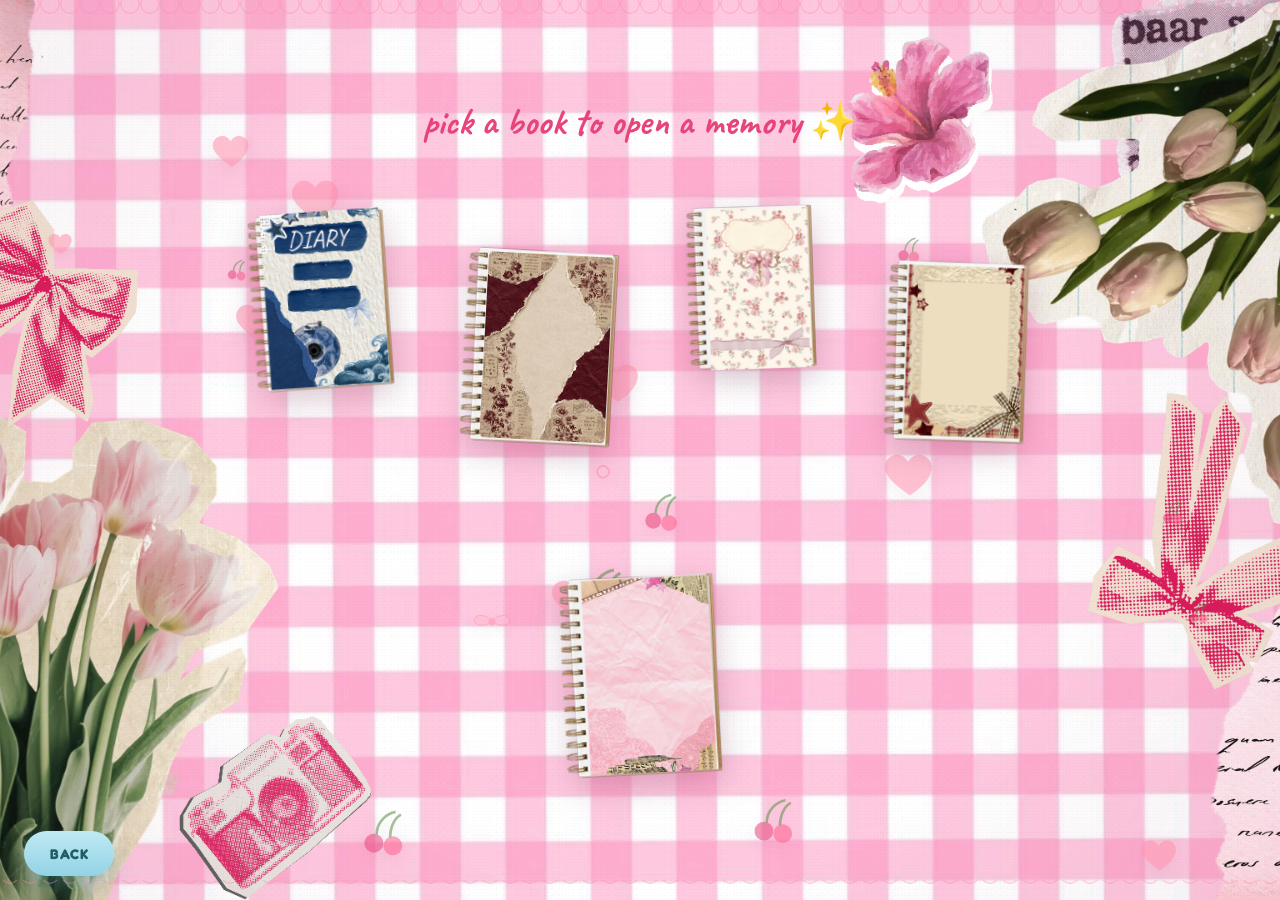
<file: memory.html>
<!DOCTYPE html>
<html lang="en">
<head>
<meta charset="UTF-8">
<meta name="viewport" content="width=device-width, initial-scale=1.0">
<title>Memory Page 🎀</title>
<link rel="preconnect" href="https://fonts.googleapis.com">
<link href="https://fonts.googleapis.com/css2?family=Fredoka:wght@400;500;600;700&family=Caveat:wght@600;700&display=swap" rel="stylesheet">
<link rel="stylesheet" href="styles.css">
</head>
<body class="memory-body">

<div class="mem-stage">
  <div id="decor"></div>

  <h1 class="mem-heading">pick a book to open a memory ✨</h1>

  <div class="memory-grid">
    <a href="#modal-1" class="book-btn book-1">
      <img src="assets/memory_book1.png" alt="Diary notebook">
    </a>

    <a href="#modal-3" class="book-btn book-3">
      <img src="assets/memory_book3.png" alt="Maroon torn-paper notebook">
    </a>

    <a href="#modal-5" class="book-btn book-5">
      <img src="assets/memory_book5.png" alt="Floral notebook">
    </a>

    <a href="#modal-2" class="book-btn book-2">
      <img src="assets/memory_book2.png" alt="Star and plaid notebook">
    </a>

    <a href="#modal-4" class="book-btn book-4">
      <img src="assets/memory_book4.png" alt="Pink crumpled-paper notebook">
    </a>
  </div>
</div>

<div class="modal-overlay" id="modal-1">
  <div class="modal-card">
    <a href="#" class="modal-close" aria-label="Close">&times;</a>
    <div class="modal-photo">
      <img class="modal-photo-img" src="assets/memory_photo1.png" alt="Photo memory for Diary">
    </div>
    <div class="modal-letter">
      <h2>May 4, 2026</h2>
      <p>This time, everyone knows about us. I’m officially recognized by your family, and I even had your father’s permission to take you out. 
        For me, this was the most special day of that month. Not only did we hang out, but we also had one of the most memorable dates together.
        <br> I appreciated everything about that day, especially the time we spent bonding together. It reminds me of the song “Magnolia” by Magnolia Celebration.
      </p>
      <div class="sign-off">with love 🎀</div>
    </div>
  </div>
</div>

<div class="modal-overlay" id="modal-3">
  <div class="modal-card">
    <a href="#" class="modal-close" aria-label="Close">&times;</a>
    <div class="modal-photo">
      <img class="modal-photo-img" src="assets/memory_photo3.png" alt="Photo memory for Torn Pages">
    </div>
    <div class="modal-letter">
      <h2>January 7, 2026</h2>
      <p>This was our first hangout after New Year’s. Back then, we used to hang out secretly and always had to be cautious of our surroundings, worried that one of your family members might catch us.
        It was risky and funny at the same time. We originally planned to stay at Klasik’s, but it was already closed, so we ended up looking for another place to hang out. Eventually, we found ourselves at Garrison Cafe.
        I was still learning more about you with every moment we spent together. There was still so much about you that I wanted to discover, and just like the song **“About You” by The 1975**, you were someone worth learning about and getting to know better.
      </p>
      <div class="sign-off">with love 🎀</div>
    </div>
  </div>
</div>

<div class="modal-overlay" id="modal-5">
  <div class="modal-card">
    <a href="#" class="modal-close" aria-label="Close">&times;</a>
    <div class="modal-photo">
      <img class="modal-photo-img" src="assets/memory_photo5.png" alt="Photo memory for Rose Garden">
    </div>
    <div class="modal-letter">
      <h2>Sept 15, 2025</h2>
      <p>This photo was taken almost a year ago
      This photo was taken almost a year ago. I couldn’t believe that our journey started here. 
      Even though we were just friends at the time, somehow, I already felt something special in those moments. 
      It almost felt too good to be true. I never expected that we would become this close, especially after all the doubts and fears we had before. 
      I’m really grateful that I was able to get close enough to you and become a part of your life. 
      Looking back, I realize that those simple moments were the beginning of something I never expected but will always cherish.
      It reminds me of the song “Can’t Help Falling in Love” by Elvis Presley.
    </p>
      <div class="sign-off">with love 🎀</div>
    </div>
  </div>
</div>

<div class="modal-overlay" id="modal-2">
  <div class="modal-card">
    <a href="#" class="modal-close" aria-label="Close">&times;</a>
    <div class="modal-photo">
      <img class="modal-photo-img" src="assets/memory_photo2.png" alt="Photo memory for Starlight">
    </div>
    <div class="modal-letter">
      <h2>November 28, 2025</h2>
      <p>This was my birthday, and if you weren’t there, my day wouldn’t have felt complete. Without you, it would have just been another normal day, as usual.
      I was so happy that you gave your time to celebrate with me, even though your parents were calling you at that time. 
      I was genuinely happy when you surprised me. For a while, I felt truly appreciated because of the little gestures you gave me.
      After we started talking more and more, the song “Balisong” by Rico Blanco kept repeating in my head over and over again. Somehow, you remind me of that song.
    </p>
      <div class="sign-off">with love 🎀</div>
    </div>
  </div>
</div>

<div class="modal-overlay" id="modal-4">
  <div class="modal-card">
    <a href="#" class="modal-close" aria-label="Close">&times;</a>
    <div class="modal-photo">
      <img class="modal-photo-img" src="assets/memory_photo4.png" alt="Photo memory for Faded Film">
    </div>
    <div class="modal-letter">
      <h2>December 18, 2025</h2>
      <p>
        This time, we didn’t hide what we had in front of our classmates anymore. 
        We started showing our love and affection for each other, giving everything we had and letting our feelings speak for themselves. 
        By then, we both knew that what we felt was true and genuine.
        This became one of the most memorable times of the year for me. 
        The song “Last Night on Earth” by Green Day felt like it was dedicated to you. 
        Every time I hear that song, you’re always the first person who comes to my mind.
      </p>
      <div class="sign-off">with love 🎀</div>
    </div>
  </div>
</div>

<a class="back-btn" href="main_menu.html">BACK</a>

<script src="script.js"></script>

</body>
</html>
</file>
<file: styles.css>
:root{
  --pink-bg:#ffd8e6;
  --pink-bg-deep:#ffc2d9;
  --card:#ffe9f1;
  --card-deep:#ffb8d2;
  --hot:#ff5c8a;
  --hot-deep:#e8437a;
  --plum:#7a3352;
  --cream:#fff6f9;
  --shadow:rgba(122,51,82,0.25);
}

*{ box-sizing:border-box; }

/* ---------- touch / tablet baseline ---------- */
/* Removes the 300ms tap delay and the double-tap-to-zoom gesture on
   iPad/tablet Safari & Chrome, and kills the grey/blue tap-flash that
   shows on links and buttons while still tappable. */
a, button, .key, .menu-card, .book-btn, .modal-close,
.back-btn, .next-btn, .envelope-link, .photo-strip{
  -webkit-tap-highlight-color:transparent;
  touch-action:manipulation;
}

html,body{
  margin:0;
  height:100%;
  /* iOS Safari's dynamic address bar can make 100% / 100vh taller than
     the visible viewport; -webkit-fill-available tracks the real
     visible area instead, with height:100% as the fallback. */
  min-height:-webkit-fill-available;
  font-family:'Fredoka', sans-serif;
  color:var(--plum);
  overflow:hidden;
  -webkit-text-size-adjust:100%;
}

body{
  position:relative;
  display:flex;
  align-items:center;
  justify-content:center;
  background-image:url('assets/gen_background.png');
  background-size:cover;
  background-position:center;
  background-repeat:no-repeat;
  background-attachment:fixed;
  animation:pageFadeIn .5s ease both;
}

/* iOS Safari (iPad included) renders background-attachment:fixed
   unreliably — the image can jump, blank out, or fail to cover the
   screen while scrolling/zooming. Detect it and fall back to a
   normal scrolling background there; desktop keeps the fixed look. */
@supports (-webkit-touch-callout:none){
  body,
  body.special-body,
  body.birthday-body{
    background-attachment:scroll;
  }
}

/* Momentum ("rubber-band") scrolling for the scrollable pages/panels,
   otherwise scrolling on iPad can feel sticky/stepped. */
body.calendar-body,
body.reasons-body,
body.menu-body,
body.memory-body,
body.special-body,
.reasons-scroll{
  -webkit-overflow-scrolling:touch;
}

/* ---------- page transitions (shared across every page) ---------- */
/* opacity-only on purpose: transform/filter on body would create a new
   containing block and break every position:fixed element (back/next
   buttons, modal overlays) on scrollable pages. */
@keyframes pageFadeIn{
  from{ opacity:0; }
  to{ opacity:1; }
}

body.page-exit{
  animation:pageFadeOut .26s ease forwards;
  pointer-events:none;
}

@keyframes pageFadeOut{
  to{ opacity:0; }
}

/* subtle craft-paper grain + soft vignette, scrapbook feel */
body::before{
  content:'';
  position:fixed;
  inset:0;
  z-index:0;
  pointer-events:none;
  opacity:0.6;
  background-image:
    radial-gradient(rgba(122,51,82,0.05) 1px, transparent 1px),
    radial-gradient(rgba(122,51,82,0.04) 1px, transparent 1px),
    radial-gradient(circle at 50% 50%, transparent 55%, rgba(122,51,82,0.10) 100%);
  background-size:3px 3px, 7px 7px, 100% 100%;
  background-position:0 0, 3px 3px, center;
  background-repeat:repeat, repeat, no-repeat;
}

/* scalloped trim along the very top/bottom edge, like a decorative
   sticker border running along a scrapbook page */
body::after{
  content:'';
  position:fixed;
  inset:0;
  z-index:0;
  pointer-events:none;
  opacity:0.75;
  background-image:
    radial-gradient(circle at 10px 4px, transparent 8px, rgba(255,143,171,0.55) 9px, rgba(255,143,171,0.55) 9.5px, transparent 10px),
    radial-gradient(circle at 10px -6px, transparent 8px, rgba(255,143,171,0.55) 9px, rgba(255,143,171,0.55) 9.5px, transparent 10px);
  background-size:20px 20px, 20px 20px;
  background-position:top left, bottom left;
  background-repeat:repeat-x, repeat-x;
}

/* ---------- floating background decor ---------- */
#decor{
  position:absolute;
  inset:0;
  z-index:0;
  pointer-events:none;
}
.deco{
  position:absolute;
  opacity:0.55;
  filter:drop-shadow(0 4px 6px rgba(122,51,82,0.12));
  animation-name:drift;
  animation-iteration-count:infinite;
  animation-timing-function:ease-in-out;
}
@keyframes drift{
  0%   { transform:translateY(0px) rotate(var(--r,0deg)); }
  50%  { transform:translateY(-22px) rotate(calc(var(--r,0deg) + 6deg)); }
  100% { transform:translateY(0px) rotate(var(--r,0deg)); }
}

/* ---------- lock card ---------- */
.card{
  position:relative;
  z-index:2;
  width:320px;
  max-width:88vw;
  padding:34px 28px 28px;
  background:linear-gradient(180deg, var(--card) 0%, var(--card-deep) 100%);
  border-radius:26px;
  box-shadow:
    0 2px 0 #fff,
    0 20px 45px var(--shadow),
    inset 0 0 0 2px rgba(255,255,255,0.5);
  text-align:center;
  transform:rotate(-1deg);
  transition:transform .5s cubic-bezier(.36,1.6,.5,1), opacity .5s ease;
}

.card::before{
  content:'';
  position:absolute;
  top:-15px;
  left:60%;
  width:110px;
  height:32px;
  transform:translateX(-50%) rotate(4deg);
  background:repeating-linear-gradient(
    45deg,
    rgba(255,255,255,0.8),
    rgba(255,255,255,0.8) 8px,
    rgba(255,143,171,0.55) 8px,
    rgba(255,143,171,0.55) 16px
  );
  border:1px solid rgba(255,255,255,0.6);
  box-shadow:0 2px 5px rgba(122,51,82,0.18);
  z-index:5;
  pointer-events:none;
}

.bow-top{
  width:56px;
  height:auto;
  margin-bottom:2px;
  animation:sway 3.4s ease-in-out infinite;
  transform-origin:top center;
}
@keyframes sway{
  0%,100%{ transform:rotate(-4deg); }
  50%{ transform:rotate(4deg); }
}

.lock-icon{
  width:34px;
  height:34px;
  margin:6px auto 10px;
  display:block;
}
.lock-icon .shackle{
  transform-origin:50% 70%;
  transition:transform .45s ease;
}
.card.unlocked .lock-icon .shackle{
  transform:translateY(-6px) rotate(-18deg);
}

h1{
  font-family:'Caveat', cursive;
  font-size:28px;
  margin:0 0 2px;
  color:var(--hot-deep);
}
.sub{
  font-size:13px;
  margin:0 0 18px;
  color:var(--plum);
  opacity:0.75;
}

/* dots row */
.dots{
  display:flex;
  justify-content:center;
  gap:10px;
  margin-bottom:20px;
  height:16px;
}
.dot{
  width:14px;
  height:14px;
  border-radius:50%;
  background:#ffffffa0;
  border:2px solid var(--hot);
  transition:background .18s ease, transform .18s ease;
}
.dot.filled{
  background:var(--hot);
  transform:scale(1.15);
  animation:pop .28s ease;
}
@keyframes pop{
  0%{ transform:scale(0.6); }
  60%{ transform:scale(1.3); }
  100%{ transform:scale(1.15); }
}

.dots.shake{
  animation:shake .45s ease;
}
@keyframes shake{
  10%,90%{ transform:translateX(-2px); }
  20%,80%{ transform:translateX(4px); }
  30%,50%,70%{ transform:translateX(-8px); }
  40%,60%{ transform:translateX(8px); }
}
.dots.shake .dot.filled{
  background:#ff3b5c;
  border-color:#ff3b5c;
}

/* numpad */
.pad{
  display:grid;
  grid-template-columns:repeat(3, 1fr);
  gap:10px;
}
.key{
  position:relative;
  padding:14px 0;
  font-size:17px;
  font-weight:600;
  font-family:'Fredoka',sans-serif;
  color:var(--hot-deep);
  background:linear-gradient(180deg,#fff 0%, #ffe0ec 100%);
  border:none;
  border-radius:14px;
  box-shadow:0 4px 0 var(--card-deep), 0 6px 10px rgba(122,51,82,0.15);
  cursor:pointer;
  overflow:hidden;
  transition:transform .08s ease, box-shadow .08s ease;
}
.key:active{
  transform:translateY(3px);
  box-shadow:0 1px 0 var(--card-deep), 0 2px 4px rgba(122,51,82,0.15);
}
.key.zero{ grid-column:2; }
.key .ripple{
  position:absolute;
  border-radius:50%;
  background:rgba(255,92,138,0.35);
  transform:scale(0);
  animation:ripple .5s ease-out forwards;
  pointer-events:none;
}
@keyframes ripple{
  to{ transform:scale(3.2); opacity:0; }
}

.backspace{
  margin-top:12px;
  background:none;
  border:none;
  color:var(--plum);
  opacity:0.7;
  font-size:12px;
  font-family:'Fredoka',sans-serif;
  cursor:pointer;
  text-decoration:underline;
}

.footer-note{
  margin-top:16px;
  font-size:11px;
  color:var(--plum);
  opacity:0.5;
}

/* error toast */
.error-toast{
  position:absolute;
  left:50%;
  bottom:-90px;
  transform:translateX(-50%);
  display:flex;
  align-items:center;
  gap:10px;
  background:#fff0f4;
  border:2px solid #ff8fab;
  border-radius:16px;
  padding:10px 16px;
  box-shadow:0 10px 20px rgba(122,51,82,0.2);
  opacity:0;
  transition:bottom .4s cubic-bezier(.36,1.4,.5,1), opacity .4s ease;
  z-index:3;
  white-space:nowrap;
}
.error-toast.show{
  bottom:-56px;
  opacity:1;
}
.error-toast svg{ width:26px; height:26px; flex-shrink:0; }
.error-toast span{
  font-size:13px;
  font-weight:600;
  color:#e8437a;
}

/* success overlay */
.celebrate{
  position:fixed;
  inset:0;
  z-index:10;
  display:flex;
  flex-direction:column;
  align-items:center;
  justify-content:center;
  text-align:center;
  padding:20px;
  background:linear-gradient(160deg, #ffd8e6 0%, #ffb8d2 60%, #ff9ec1 100%);
  opacity:0;
  pointer-events:none;
  transition:opacity .6s ease;
  overflow:hidden;
}
.celebrate.show{
  opacity:1;
  pointer-events:auto;
}

/* slow-spinning sunburst behind the message, so the overlay reads as
   a "burst" of celebration rather than a flat color panel */
.celebrate::before{
  content:'';
  position:absolute;
  top:50%;
  left:50%;
  width:900px;
  height:900px;
  background:repeating-conic-gradient(
    rgba(255,255,255,0.35) 0deg 6deg,
    transparent 6deg 18deg
  );
  transform:translate(-50%,-50%);
  animation:sunburst-spin 40s linear infinite;
  pointer-events:none;
}

@keyframes sunburst-spin{
  to{ transform:translate(-50%,-50%) rotate(360deg); }
}

/* scattered confetti dots that pop in staggered, one box-shadow trick
   instead of a dozen extra elements */
.celebrate::after{
  content:'';
  position:absolute;
  inset:0;
  pointer-events:none;
  background-image:
    radial-gradient(circle, #ff5c8a 40%, transparent 42%),
    radial-gradient(circle, #ffd166 40%, transparent 42%),
    radial-gradient(circle, #7a3352 40%, transparent 42%),
    radial-gradient(circle, #fff 40%, transparent 42%),
    radial-gradient(circle, #ff5c8a 40%, transparent 42%),
    radial-gradient(circle, #ffd166 40%, transparent 42%);
  background-size:14px 14px;
  background-repeat:no-repeat;
  background-position:
    12% 20%, 85% 15%, 22% 78%, 78% 82%, 92% 55%, 8% 55%;
  opacity:0;
  animation:confetti-pop .9s cubic-bezier(.34,1.5,.5,1) .25s both;
}

@keyframes confetti-pop{
  0%{ opacity:0; transform:scale(0.3) translateY(10px); }
  60%{ opacity:1; }
  100%{ opacity:1; transform:scale(1) translateY(0); }
}

.celebrate h2{
  position:relative;
  z-index:1;
  font-family:'Caveat', cursive;
  font-size:60px;
  font-weight:700;
  margin:0 0 10px;
  letter-spacing:0.5px;
  background:linear-gradient(90deg, var(--hot-deep), #ff8fab 45%, #ffb347 100%);
  -webkit-background-clip:text;
  background-clip:text;
  color:transparent;
  animation:bounceIn .7s cubic-bezier(.36,1.6,.5,1), wiggle 2.6s ease-in-out 1s infinite;
  transform-origin:center bottom;
}
.celebrate p{
  position:relative;
  z-index:1;
  font-size:16px;
  max-width:340px;
  color:var(--plum);
  background:rgba(255,255,255,0.35);
  padding:12px 18px;
  border-radius:16px;
  -webkit-backdrop-filter:blur(2px);
  backdrop-filter:blur(2px);
  animation:fadeUp .8s ease .1s both;
}
@keyframes bounceIn{
  0%{ transform:scale(0.4); opacity:0; }
  60%{ transform:scale(1.08); opacity:1; }
  100%{ transform:scale(1); }
}
@keyframes wiggle{
  0%,100%{ transform:rotate(0deg); }
  25%{ transform:rotate(-2deg); }
  75%{ transform:rotate(2deg); }
}
@keyframes fadeUp{
  0%{ transform:translateY(14px); opacity:0; }
  100%{ transform:translateY(0); opacity:1; }
}

.confetti{
  position:absolute;
  top:-10px;
  border-radius:2px;
  animation:fall linear forwards;
}
@keyframes fall{
  to{ transform:translateY(110vh) rotate(360deg); }
}

@media (prefers-reduced-motion: reduce){
  *{ animation:none !important; transition:none !important; }
}

/* ---------- coquette / scrapbook touches ---------- */

/* fixed page dressing: corner tape + curled corner, anchored to the
   true viewport regardless of page layout */
.page-frame{
  position:fixed;
  inset:0;
  z-index:1;
  pointer-events:none;
}

.corner-tape{
  position:absolute;
  width:100px;
  height:36px;
  background:repeating-linear-gradient(
    45deg,
    rgba(255,255,255,0.8),
    rgba(255,255,255,0.8) 8px,
    rgba(255,143,171,0.5) 8px,
    rgba(255,143,171,0.5) 16px
  );
  border:1px solid rgba(255,255,255,0.6);
  box-shadow:0 3px 6px rgba(122,51,82,0.2);
  opacity:0.85;
}

.tape-tl{ top:14px; left:-18px; transform:rotate(-40deg); }
.tape-tr{ top:14px; right:-18px; transform:rotate(40deg); }
.tape-bl{ bottom:14px; left:-18px; transform:rotate(40deg); }

/* soft curled corner, bottom-right, like a scrapbook page lifting */
.page-curl{
  position:absolute;
  right:0;
  bottom:0;
  width:90px;
  height:90px;
  background:linear-gradient(135deg, transparent 50%, #fbdde8 51%, #fff0f5 60%, #fbdde8 100%);
  box-shadow:-6px -6px 14px rgba(122,51,82,0.18);
  border-top-left-radius:100% 60%;
  opacity:0.9;
}

/* washi tape strip - add to any element via ::before by giving it
   the .washi-top class (positions a strip across the top edge) */
.washi-top{
  position:relative;
}
.washi-top::before{
  content:'';
  position:absolute;
  top:-14px;
  left:50%;
  width:120px;
  height:34px;
  transform:translateX(-50%) rotate(-3deg);
  background:repeating-linear-gradient(
    45deg,
    rgba(255,255,255,0.75),
    rgba(255,255,255,0.75) 8px,
    rgba(255,143,171,0.55) 8px,
    rgba(255,143,171,0.55) 16px
  );
  border:1px solid rgba(255,255,255,0.6);
  box-shadow:0 2px 4px rgba(122,51,82,0.15);
  z-index:5;
  opacity:0.9;
}

/* gentle handmade tilt for cards / photos */
.scrap-tilt{
  transform:rotate(-1.4deg);
}
.scrap-tilt-r{
  transform:rotate(1.4deg);
}

/* small corner "photo mount" triangles for scrapbook photos */
.photo-corners{
  position:relative;
}
.photo-corners::before,
.photo-corners::after{
  content:'';
  position:absolute;
  width:0;
  height:0;
  z-index:4;
}
.photo-corners::before{
  top:-1px; left:-1px;
  border-width:16px 16px 0 0;
  border-style:solid;
  border-color:#fbd7e3 transparent transparent transparent;
}
.photo-corners::after{
  bottom:-1px; right:-1px;
  border-width:0 0 16px 16px;
  border-style:solid;
  border-color:transparent transparent #fbd7e3 transparent;
}

/* ---------- calendar page ---------- */

body.calendar-body{
  overflow:auto;
  padding:40px 16px;
}

.cal-card{
  position:relative;
  z-index:2;
  width:560px;
  max-width:92vw;
  background:linear-gradient(180deg, #fffdfb 0%, #fff2f7 100%);
  border-radius:14px;
  box-shadow:
    0 2px 0 #fff,
    0 20px 45px var(--shadow),
    inset 0 0 0 2px rgba(255,255,255,0.6);
  padding:34px 34px 30px;
  text-align:center;
  transform:rotate(-0.8deg);
  animation:cardIn .6s cubic-bezier(.36,1.4,.5,1);
}

.cal-card::before{
  content:'';
  position:absolute;
  top:-16px;
  left:50%;
  width:130px;
  height:36px;
  transform:translateX(-50%) rotate(-3deg);
  background:repeating-linear-gradient(
    45deg,
    rgba(255,255,255,0.8),
    rgba(255,255,255,0.8) 8px,
    rgba(255,143,171,0.55) 8px,
    rgba(255,143,171,0.55) 16px
  );
  border:1px solid rgba(255,255,255,0.6);
  box-shadow:0 2px 5px rgba(122,51,82,0.18);
  z-index:5;
}

@keyframes cardIn{
  0%{ transform:rotate(-0.8deg) translateY(24px) scale(0.96); opacity:0; }
  100%{ transform:rotate(-0.8deg) translateY(0) scale(1); opacity:1; }
}

.cal-title{
  font-family:'Caveat', cursive;
  font-size:52px;
  color:#3a2a30;
  margin:0;
  line-height:1;
}

.cal-year{
  font-size:14px;
  letter-spacing:3px;
  color:#6b5b60;
  margin:6px 0 22px;
  padding-bottom:10px;
  border-bottom:1px solid #e7d3da;
  display:inline-block;
}

table.cal-grid{
  width:100%;
  border-collapse:collapse;
  table-layout:fixed;
}

.cal-grid th{
  font-size:11px;
  letter-spacing:1px;
  color:#8a7a80;
  font-weight:600;
  padding-bottom:10px;
}

.cal-grid td{
  position:relative;
  font-size:14px;
  color:#3a2a30;
  padding:10px 0;
  vertical-align:top;
  height:44px;
}

.cal-grid td.muted{
  color:#d8c7cd;
}

/* the special day 14 cell, holds the marker + emoji overlays */
.cal-grid td.highlighted{
  overflow:visible;
}

.day-num{
  position:relative;
  z-index:2;
  display:inline-block;
}

.cal-grid td.highlighted::before{
  content:'';
  position:absolute;
  top:23px;
  left:50%;
  width:34px;
  height:34px;
  transform:translate(-50%,-50%);
  background:radial-gradient(circle, rgba(255,92,138,0.4) 0%, transparent 70%);
  border-radius:50%;
  animation:pulseGlow 2.2s ease-in-out infinite;
  z-index:1;
}

@keyframes pulseGlow{
  0%,100%{ transform:translate(-50%,-50%) scale(0.85); opacity:0.55; }
  50%{ transform:translate(-50%,-50%) scale(1.35); opacity:1; }
}

@keyframes popIn{
  0%{ transform:scale(0) rotate(-14deg); opacity:0; }
  70%{ transform:scale(1.15) rotate(4deg); opacity:1; }
  100%{ transform:scale(1) rotate(0deg); opacity:1; }
}

.marker-wrap{
  position:absolute;
  top:-50px;
  left:50%;
  transform:translateX(-50%);
  width:150px;
  height:110px;
  pointer-events:none;
  z-index:5;
}

.marker-img{
  position:absolute;
  top:0;
  left:0;
  width:100%;
  height:100%;
  object-fit:contain;
  filter:drop-shadow(0 2px 3px rgba(0,0,0,0.15));
  animation:popIn .5s ease both;
}

.emoji-cool{
  position:absolute;
  width:80px;
  height:auto;
  left:-38px;
  top:34px;
  pointer-events:auto;
  transition:transform .2s ease, filter .2s ease;
  animation:popIn .5s ease .15s both, bob 2.6s ease-in-out .65s infinite;
}

.emoji-party{
  position:absolute;
  width:90px;
  height:90px;
  right:-34px;
  top:20px;
  pointer-events:auto;
  transition:transform .2s ease, filter .2s ease;
  animation:popIn .5s ease .3s both, bob 2.6s ease-in-out .8s infinite;
}

.emoji-cool:hover,
.emoji-party:hover{
  transform:scale(1.2);
  filter:drop-shadow(0 0 8px rgba(255,255,255,0.8));
}

@keyframes bob{
  0%,100%{ transform:translateY(0) rotate(-3deg); }
  50%{ transform:translateY(-6px) rotate(3deg); }
}

.cal-watermark{
  margin-top:18px;
  font-size:10px;
  color:#b9a6ac;
  letter-spacing:0.5px;
}

.next-btn{
  position:fixed;
  right:24px;
  bottom:24px;
  z-index:6;
  display:inline-block;
  background:linear-gradient(180deg,#bfe9f2 0%, #93d3e6 100%);
  color:#215c68;
  font-family:'Fredoka',sans-serif;
  font-weight:700;
  font-size:14px;
  letter-spacing:0.5px;
  border:none;
  padding:14px 26px;
  border-radius:30px;
  box-shadow:0 8px 18px rgba(60,140,160,0.35);
  cursor:pointer;
  text-decoration:none;
  transition:transform .15s ease, box-shadow .15s ease;
}

.next-btn:hover{
  transform:translateY(-2px);
  box-shadow:0 12px 22px rgba(60,140,160,0.4);
}

.next-btn:active{
  transform:translateY(1px);
  box-shadow:0 4px 10px rgba(60,140,160,0.35);
}

@media (max-width:480px){
  .cal-title{ font-size:40px; }
  .cal-grid td{ font-size:12px; height:38px; }
  .marker-wrap{ width:110px; height:80px; }
  .emoji-cool{ width:34px; left:-26px; top:26px; }
  .emoji-party{ width:32px; right:-24px; top:14px; }
}

/* ---------- main menu page ---------- */

body.menu-body{
  overflow-y:auto;
  align-items:center;
  padding:90px 20px 100px;
}

.menu-grid{
  position:relative;
  z-index:2;
  width:100%;
  max-width:720px;
  margin:0 auto;
  display:grid;
  grid-template-columns:repeat(2, 1fr);
  gap:22px;
}

.menu-card{
  position:relative;
  display:flex;
  flex-direction:column;
  align-items:center;
  justify-content:center;
  gap:10px;
  min-height:150px;
  padding:24px 18px;
  border-radius:28px;
  text-decoration:none;
  text-align:center;
  font-family:'Fredoka', sans-serif;
  font-weight:600;
  font-size:19px;
  letter-spacing:0.3px;
  box-shadow:0 12px 26px rgba(122,51,82,0.25);
  transition:transform .2s ease, box-shadow .2s ease;
}

.menu-card::before{
  content:'';
  position:absolute;
  top:-12px;
  left:50%;
  width:64px;
  height:22px;
  transform:translateX(-50%) rotate(-4deg);
  background:repeating-linear-gradient(
    45deg,
    rgba(255,255,255,0.85),
    rgba(255,255,255,0.85) 6px,
    rgba(255,255,255,0.45) 6px,
    rgba(255,255,255,0.45) 12px
  );
  border:1px solid rgba(255,255,255,0.7);
  box-shadow:0 2px 4px rgba(122,51,82,0.15);
}

.menu-card-photo{
  width:104px;
  height:104px;
  object-fit:cover;
  object-position:center top;
}

.menu-card:hover{
  transform:translateY(-4px) scale(1.02);
  box-shadow:0 16px 32px rgba(122,51,82,0.32);
}

.menu-card:active{
  transform:translateY(0) scale(0.98);
}

.card-pink{
  background:linear-gradient(180deg,#f6d3d8 0%, #eeb9c2 100%);
  color:#5a2331;
}

.card-blue{
  background:linear-gradient(180deg,#c7e9f2 0%, #a4d8e8 100%);
  color:#1c4a57;
}

@media (max-width:520px){
  .menu-grid{
    grid-template-columns:1fr;
    max-width:360px;
    gap:16px;
  }
  .menu-card{
    flex-direction:row;
    justify-content:flex-start;
    min-height:auto;
    padding:18px 22px;
    font-size:18px;
    border-radius:24px;
  }
  .menu-card-photo{ width:72px; height:72px; }
}

/* ---------- memory page ---------- */

body.memory-body{
  overflow:hidden;
  align-items:center;
  padding:24px 20px;
}

.mem-heading{
  position:relative;
  z-index:2;
  font-family:'Caveat', cursive;
  font-size:38px;
  color:var(--hot-deep);
  text-align:center;
  margin:0 0 30px;
}

.memory-grid{
  position:relative;
  z-index:2;
  display:flex;
  flex-wrap:wrap;
  align-items:flex-start;
  justify-content:center;
  gap:30px 40px;
  max-width:1000px;
  margin:0 auto;
}

.book-btn{
  display:block;
  cursor:pointer;
  text-decoration:none;
  transform:rotate(var(--tilt, 0deg));
  transition:transform .25s ease, filter .25s ease;
  filter:drop-shadow(0 10px 16px rgba(122,51,82,0.28));
  animation:bookFloat 4.5s ease-in-out infinite;
}

.book-btn img{
  display:block;
  height:260px;
  width:auto;
  max-width:38vw;
  pointer-events:none;
  border-radius:4px;
}

.book-btn:hover{
  transform:scale(1.06) rotate(var(--tilt, 0deg));
  filter:drop-shadow(0 14px 22px rgba(122,51,82,0.38));
}

/* varied tilt, height, and vertical offset per book — scattered
   across the "table" rather than lined up in a tidy row. Values are
   modest on purpose so nothing looks cut off once the row wraps on
   narrower screens. */
.book-1{ --tilt:-4deg; margin-top:4px; }
.book-1 img{ height:250px; }

.book-3{ --tilt:3deg; margin-top:38px; animation-delay:.6s; }
.book-3 img{ height:275px; }

.book-5{ --tilt:-2deg; margin-top:0; animation-delay:1.2s; }
.book-5 img{ height:230px; }

.book-2{ --tilt:2deg; margin-top:52px; animation-delay:.3s; }
.book-2 img{ height:240px; }

.book-4{ --tilt:-3deg; margin-top:20px; animation-delay:.9s; }
.book-4 img{ height:265px; }

@keyframes bookFloat{
  0%,100%{ transform:rotate(var(--tilt, 0deg)); }
  50%{ transform:translateY(-8px) rotate(var(--tilt, 0deg)); }
}

.book-btn:hover{
  animation-play-state:paused;
}

@media (max-width:600px){
  .memory-grid{ gap:22px; }
  /* the vertical stagger only reads as "scattered" when books sit
     side by side — once they wrap to one per row it just creates
     uneven gaps, so it's dropped here and the tilt/size variety
     carries the organic feel instead */
  .book-btn{ margin-top:0 !important; }
  .book-1 img,.book-2 img,.book-3 img,.book-4 img,.book-5 img{
    height:190px;
    max-width:52vw;
  }
}

/* ---------- modal ---------- */
.modal-overlay{
  position:fixed;
  inset:0;
  z-index:50;
  display:flex;
  align-items:center;
  justify-content:center;
  padding:24px;
  background:rgba(90,35,49,0.45);
  -webkit-backdrop-filter:blur(2px);
  backdrop-filter:blur(2px);
  opacity:0;
  pointer-events:none;
  transition:opacity .3s ease;
}

.modal-overlay.show,
.modal-overlay:target{
  opacity:1;
  pointer-events:auto;
}

.modal-card{
  position:relative;
  display:flex;
  gap:0;
  width:680px;
  max-width:90vw;
  background:linear-gradient(180deg,#fff 0%, #fff3f7 100%);
  border-radius:18px;
  box-shadow:
    0 2px 0 #fff,
    0 30px 60px rgba(90,35,49,0.4);
  transform:rotate(-0.6deg) scale(0.85) translateY(20px);
  transition:transform .35s cubic-bezier(.34,1.5,.5,1);
}

.modal-card::before{
  content:'';
  position:absolute;
  top:-15px;
  left:22%;
  width:110px;
  height:32px;
  transform:translateX(-50%) rotate(-4deg);
  background:repeating-linear-gradient(
    45deg,
    rgba(255,255,255,0.8),
    rgba(255,255,255,0.8) 8px,
    rgba(255,143,171,0.55) 8px,
    rgba(255,143,171,0.55) 16px
  );
  border:1px solid rgba(255,255,255,0.6);
  box-shadow:0 2px 5px rgba(122,51,82,0.18);
  z-index:5;
}

.modal-overlay.show .modal-card,
.modal-overlay:target .modal-card{
  transform:rotate(-0.6deg) scale(1) translateY(0);
}

.modal-close{
  position:absolute;
  top:12px;
  right:14px;
  z-index:2;
  width:32px;
  height:32px;
  display:flex;
  align-items:center;
  justify-content:center;
  border:none;
  border-radius:50%;
  background:rgba(255,255,255,0.85);
  color:var(--hot-deep);
  font-size:20px;
  line-height:1;
  text-decoration:none;
  cursor:pointer;
  box-shadow:0 3px 8px rgba(0,0,0,0.15);
  transition:transform .15s ease;
}
/* invisible padding expands the actual tap target to ~44x44 (Apple's
   minimum recommended touch size) without changing how the button looks */
.modal-close::after{
  content:'';
  position:absolute;
  inset:-8px;
}

.modal-close:hover{
  transform:scale(1.1);
}

.modal-photo{
  flex:0 0 46%;
  background:#f4e4ea;
  border-radius:20px 0 0 20px;
  display:flex;
  align-items:center;
  justify-content:center;
  padding:26px;
  overflow:visible;
}

.modal-photo-img{
  max-width:100%;
  max-height:360px;
  width:auto;
  height:auto;
  object-fit:contain;
  background:#fff;
  padding:10px 10px 26px;
  box-shadow:0 8px 14px rgba(90,35,49,0.25);
  border:1px solid #f3d9e2;
  cursor:zoom-in;
  transition:transform .3s ease, filter .3s ease;
}

/* only zoom on true hover devices (mouse/trackpad) — on touch/tablet,
   :hover stays "stuck" active after a tap until something else is
   tapped, which would otherwise leave the photo awkwardly enlarged */
@media (hover:hover) and (pointer:fine){
  .modal-photo-img:hover{
    transform:scale(1.35);
    filter:drop-shadow(0 14px 24px rgba(90,35,49,0.4));
    position:relative;
    z-index:5;
  }
}

.modal-letter{
  flex:1;
  padding:34px 30px;
  border-radius:0 20px 20px 0;
  display:flex;
  flex-direction:column;
  justify-content:center;
}

.modal-letter h2{
  font-family:'Caveat', cursive;
  font-size:34px;
  color:var(--hot-deep);
  margin:0 0 12px;
}

.modal-letter p{
  font-family:'Caveat', cursive;
  font-size:20px;
  line-height:1.5;
  color:var(--plum);
  margin:0 0 10px;
}

.modal-letter .sign-off{
  margin-top:14px;
  font-size:20px;
  color:var(--plum);
  opacity:0.8;
}

@media (max-width:640px){
  .modal-card{ flex-direction:column; }
  .modal-photo{ padding:20px; border-radius:20px 20px 0 0; }
  .modal-letter{ border-radius:0 0 20px 20px; }
}
@media (max-width:640px) and (hover:hover) and (pointer:fine){
  .modal-photo-img:hover{ transform:scale(1.15); }
}

/* ---------- 100 reasons page ---------- */

body.reasons-body{
  overflow:auto;
  padding:60px 16px;
}

.reasons-wrap{
  position:relative;
  z-index:2;
  width:680px;
  max-width:92vw;
}

/* wraps the torn paper only, so the flower stickers can sit on
   top of it without being clipped by the paper's jagged edge */
.paper-frame{
  position:relative;
}

/* the torn-edge paper */
.torn-paper{
  position:relative;
  background:
    radial-gradient(rgba(0,0,0,0.035) 1px, transparent 1px),
    linear-gradient(180deg, #ffffff 0%, #f4f4f4 100%);
  background-size:4px 4px, 100% 100%;
  padding:56px 46px 40px;
  transform:rotate(-0.6deg);
  box-shadow:
    0 2px 0 #fff,
    0 24px 50px rgba(90,35,49,0.35);
  clip-path:polygon(
    1% 3%, 6% 0%, 13% 2%, 20% 0.5%, 28% 2.5%, 35% 0%, 44% 2%, 52% 0.3%,
    60% 2.2%, 68% 0.6%, 76% 2%, 84% 0%, 92% 2%, 99% 1%,
    100% 8%, 98.5% 16%, 100% 24%, 98.7% 32%, 100% 40%, 99% 48%,
    100% 56%, 98.4% 64%, 100% 72%, 99% 80%, 100% 88%, 98.6% 96%, 100% 99%,
    92% 100%, 84% 98.2%, 76% 100%, 68% 98.5%, 60% 100%, 52% 98%, 44% 100%,
    35% 98.4%, 28% 100%, 20% 98.7%, 13% 100%, 6% 98.3%, 0% 100%,
    1.5% 92%, 0% 84%, 1.6% 76%, 0% 68%, 1.3% 60%, 0% 52%,
    1.7% 44%, 0% 36%, 1.4% 28%, 0% 20%, 1.6% 12%, 0% 4%
  );
}

.reasons-title{
  font-family:'Fredoka', sans-serif;
  font-weight:600;
  font-size:28px;
  text-align:center;
  color:#252025;
  margin:0 0 26px;
  letter-spacing:0.5px;
}

/* the part that scrolls once the message runs long */
.reasons-scroll{
  max-height:56vh;
  overflow-y:auto;
  padding-right:10px;
}

.reasons-scroll::-webkit-scrollbar{
  width:8px;
}
.reasons-scroll::-webkit-scrollbar-track{
  background:transparent;
}
.reasons-scroll::-webkit-scrollbar-thumb{
  background:#f3c6d3;
  border-radius:10px;
}

.reasons-message p{
  font-family:'Caveat', cursive;
  font-size:23px;
  line-height:1.5;
  color:#3a2a30;
  margin:0 0 18px;
}

.reasons-message p:last-child{
  margin-bottom:0;
}

.reasons-message ol{
  list-style:none;
  counter-reset:reason;
  margin:0;
  padding-left:0;
  display:flex;
  flex-direction:column;
  gap:12px;
}

.reasons-message ol li{
  counter-increment:reason;
  display:flex;
  align-items:baseline;
  gap:10px;
  font-family:'Caveat', cursive;
  font-size:23px;
  line-height:1.4;
  color:#3a2a30;
}

.reasons-message ol li::before{
  content:counter(reason) ".";
  flex:0 0 auto;
  min-width:2.3em;
  text-align:right;
  font-weight:700;
  color:var(--hot-deep);
}

.reasons-fadeout{
  position:relative;
  height:0;
  pointer-events:none;
}
.reasons-fadeout::before{
  content:'';
  position:absolute;
  left:0; right:10px; bottom:0;
  height:34px;
  background:linear-gradient(180deg, rgba(244,244,244,0), rgba(244,244,244,0.95));
  pointer-events:none;
}

/* ---------- flower stickers ---------- */
.flower-sticker{
  position:absolute;
  width:86px;
  height:auto;
  z-index:4;
  filter:
    drop-shadow(0 0 0 #fff)
    drop-shadow(0 0 2px #fff)
    drop-shadow(0 0 4px #fff)
    drop-shadow(0 3px 6px rgba(122,51,82,0.3));
  animation:stickerSway 3.6s ease-in-out infinite;
}

@keyframes stickerSway{
  0%,100%{ transform:rotate(var(--fr, 0deg)); }
  50%{ transform:rotate(calc(var(--fr, 0deg) + 5deg)); }
}

.flower-tl{ top:-30px; left:-24px; --fr:-14deg; }
.flower-mr{ top:38%; right:-34px; width:74px; --fr:10deg; animation-delay:.6s; }
.flower-bl{ bottom:-28px; left:6%; --fr:-8deg; animation-delay:1.1s; }

@media (max-width:640px){
  .torn-paper{ padding:44px 24px 32px; }
  .reasons-title{ font-size:24px; }
  .flower-sticker{ width:60px; }
  .flower-mr{ width:52px; }
}

/* ---------- special day page ---------- */

body.special-body{
  overflow:hidden;
  padding:0;
  background-image:url('assets/birthday_background.png');
  background-size:cover;
  background-position:center;
  background-repeat:no-repeat;
  background-attachment:fixed;
  min-height:100vh;
  width:100%;
}

body.special-body::before,
body.special-body::after{
  content:none;
}

.special-stage{
  position:relative;
  width:1440px;
  height:1024px;
  margin:0 auto;
  overflow:hidden;
}

.special-book{
  position:absolute;
  top:132px;
  left:150px;
  height:760px;
  width:auto;
  z-index:2;
  filter:drop-shadow(0 20px 30px rgba(0,0,0,0.4));
}

.photo-strip{
  position:absolute;
  width:200px;
  height:auto;
  z-index:3;
  filter:drop-shadow(0 12px 20px rgba(0,0,0,0.35));
  transition:transform .25s ease, filter .25s ease;
}

.photo-strip:hover{
  z-index:4;
  filter:drop-shadow(0 16px 26px rgba(0,0,0,0.45));
}

.strip-1{
  top:56px;
  left:560px;
  transform:rotate(12deg);
}
.strip-1:hover{ transform:rotate(12deg) scale(1.04); }

.strip-2{
  top:238px;
  left:578px;
  transform:rotate(-4deg);
}
.strip-2:hover{ transform:rotate(-4deg) scale(1.04); }

.strip-3{
  top:432px;
  left:592px;
  transform:rotate(-9deg);
}
.strip-3:hover{ transform:rotate(-9deg) scale(1.04); }

/* placeholder for the strip that hasn't been sent yet */
.strip-placeholder{
  position:absolute;
  top:56px;
  left:560px;
  width:200px;
  height:250px;
  transform:rotate(12deg);
  border:2px dashed rgba(255,255,255,0.85);
  border-radius:6px;
  background:rgba(0,0,0,0.15);
  backdrop-filter:blur(1px);
  display:flex;
  align-items:center;
  justify-content:center;
  text-align:center;
  color:#fff;
  font-family:'Fredoka',sans-serif;
  font-size:12px;
  font-weight:600;
  line-height:1.4;
  padding:14px;
  z-index:3;
}

.back-btn{
  position:fixed;
  left:24px;
  bottom:24px;
  z-index:6;
  display:inline-block;
  background:linear-gradient(180deg,#bfe9f2 0%, #93d3e6 100%);
  color:#215c68;
  font-family:'Fredoka',sans-serif;
  font-weight:700;
  font-size:14px;
  letter-spacing:0.5px;
  border:none;
  padding:14px 26px;
  border-radius:30px;
  box-shadow:0 8px 18px rgba(60,140,160,0.35);
  cursor:pointer;
  text-decoration:none;
  transition:transform .15s ease, box-shadow .15s ease;
}

.back-btn:hover{
  transform:translateY(-2px);
  box-shadow:0 12px 22px rgba(60,140,160,0.4);
}

.back-btn:active{
  transform:translateY(1px);
  box-shadow:0 4px 10px rgba(60,140,160,0.35);
}

@media (max-width:1480px){
  .special-stage{ transform-origin:top left; transform:scale(0.68); }
  body.special-body{ width:980px; margin:0 auto; height:700px; }
}

@media (max-width:900px){
  .special-stage{ transform:scale(0.51); }
  body.special-body{ width:735px; height:523px; }
}

/* ---------- music player (special-day book + full album page) ---------- */

.player-panel{
  position:absolute;
  top:230px;
  left:210px;
  width:320px;
  z-index:4;
  display:flex;
  flex-direction:column;
  align-items:center;
  gap:14px;
  color:#fff;
  text-align:center;
  background:rgba(40,15,25,0.55);
  border-radius:26px;
  padding:26px 24px;
  -webkit-backdrop-filter:blur(6px);
  backdrop-filter:blur(6px);
  box-shadow:0 20px 40px rgba(0,0,0,0.35);
  cursor:pointer;
  transition:transform .2s ease, box-shadow .2s ease;
}
.player-panel:hover{
  transform:translateY(-2px);
  box-shadow:0 26px 48px rgba(0,0,0,0.42);
}

.player-art{
  width:120px;
  height:120px;
  border-radius:18px;
  background:linear-gradient(160deg, #ff8fab, #7a3352);
  display:flex;
  align-items:center;
  justify-content:center;
  box-shadow:0 10px 20px rgba(0,0,0,0.35);
  flex-shrink:0;
}
.player-note-icon{ width:46px; height:46px; opacity:0.9; }

.album-art-large{
  position:relative;
  width:150px;
  height:150px;
  border-radius:22px;
  background:linear-gradient(160deg, #ff8fab, #7a3352);
  display:flex;
  align-items:center;
  justify-content:center;
  box-shadow:0 14px 30px rgba(0,0,0,0.35);
  flex-shrink:0;
  overflow:hidden;
}
.album-art-large .player-note-icon{ width:56px; height:56px; transition:opacity .2s ease; }

.player-cover-img{
  position:absolute;
  inset:0;
  width:100%;
  height:100%;
  object-fit:cover;
  opacity:0;
  transition:opacity .25s ease;
}
.album-art-large.has-cover .player-cover-img{ opacity:1; }
.album-art-large.has-cover .player-note-icon{ opacity:0; }

.player-title{
  font-family:'Fredoka', sans-serif;
  font-weight:700;
  font-size:18px;
}
.player-artist{
  font-size:13px;
  opacity:0.8;
  margin-top:2px;
}

.player-progress-row{
  display:flex;
  align-items:center;
  gap:8px;
  width:100%;
  font-size:11px;
  font-family:'Fredoka', sans-serif;
}
.player-progress-bar{
  flex:1;
  height:5px;
  border-radius:3px;
  background:rgba(255,255,255,0.3);
  cursor:pointer;
  overflow:hidden;
}
.player-progress-fill{
  height:100%;
  width:0%;
  border-radius:3px;
  background:#fff;
}

.player-controls{
  display:flex;
  align-items:center;
  justify-content:center;
  gap:20px;
}
.player-btn{
  width:40px;
  height:40px;
  border-radius:50%;
  border:none;
  background:rgba(255,255,255,0.18);
  color:#fff;
  display:flex;
  align-items:center;
  justify-content:center;
  cursor:pointer;
  transition:transform .15s ease, background .15s ease;
  padding:0;
}
.player-btn:hover{
  background:rgba(255,255,255,0.32);
  transform:scale(1.08);
}
.player-btn svg{ width:18px; height:18px; }
.player-play{
  width:52px;
  height:52px;
  background:#fff;
  color:#7a3352;
}
.player-play:hover{ background:#ffe9f1; }
.player-play .icon-pause{ display:none; }
.player-play.is-playing .icon-play{ display:none; }
.player-play.is-playing .icon-pause{ display:block; }

.player-volume-row{
  display:flex;
  align-items:center;
  gap:10px;
  width:100%;
  max-width:220px;
}
.volume-btn{
  width:32px;
  height:32px;
  border-radius:50%;
  border:none;
  background:rgba(255,255,255,0.18);
  color:#fff;
  display:flex;
  align-items:center;
  justify-content:center;
  cursor:pointer;
  flex-shrink:0;
  padding:0;
  transition:transform .15s ease, background .15s ease;
}
.volume-btn:hover{
  background:rgba(255,255,255,0.32);
  transform:scale(1.08);
}
.volume-btn svg{ width:16px; height:16px; }
.volume-btn .icon-vol-mute{ display:none; }
.volume-btn.is-muted .icon-vol-on{ display:none; }
.volume-btn.is-muted .icon-vol-mute{ display:block; }

.volume-slider{
  flex:1;
  -webkit-appearance:none;
  appearance:none;
  height:5px;
  border-radius:3px;
  background:linear-gradient(to right, #fff 80%, rgba(255,255,255,0.3) 80%);
  outline:none;
  cursor:pointer;
}
.volume-slider::-webkit-slider-thumb{
  -webkit-appearance:none;
  appearance:none;
  width:14px;
  height:14px;
  border-radius:50%;
  background:#fff;
  box-shadow:0 2px 4px rgba(0,0,0,0.3);
  cursor:pointer;
}
.volume-slider::-moz-range-track{
  height:5px;
  border-radius:3px;
  background:transparent;
}
.volume-slider::-moz-range-thumb{
  width:14px;
  height:14px;
  border:none;
  border-radius:50%;
  background:#fff;
  box-shadow:0 2px 4px rgba(0,0,0,0.3);
  cursor:pointer;
}

/* playlist — used both as the compact side panel on special-day.html
   and (with the -full modifier) as the wide list on album.html */
.playlist-panel{
  position:absolute;
  top:230px;
  left:60px;
  width:200px;
  max-height:520px;
  overflow-y:auto;
  background:rgba(255,255,255,0.85);
  border-radius:20px;
  padding:20px 16px;
  box-shadow:0 14px 30px rgba(90,51,52,0.25);
  z-index:4;
}
.playlist-heading{
  font-family:'Caveat', cursive;
  font-size:26px;
  color:var(--hot-deep);
  text-align:center;
  margin:0 0 12px;
}
.playlist-list{
  list-style:none;
  margin:0;
  padding:0;
  display:flex;
  flex-direction:column;
  gap:6px;
}
.playlist-item{
  display:flex;
  align-items:center;
  gap:10px;
  padding:8px 10px;
  border-radius:12px;
  cursor:pointer;
  transition:background .15s ease;
}
.playlist-item:hover{ background:rgba(255,143,171,0.2); }
.playlist-item.playing{ background:rgba(255,92,138,0.25); }
.playlist-thumb{
  width:34px;
  height:34px;
  border-radius:8px;
  object-fit:cover;
  flex-shrink:0;
  box-shadow:0 3px 8px rgba(0,0,0,0.25);
}
.playlist-num{
  font-weight:700;
  font-size:13px;
  color:var(--hot-deep);
  width:16px;
  flex-shrink:0;
}
.playlist-info{
  display:flex;
  flex-direction:column;
  min-width:0;
}
.playlist-song-title{
  font-size:13px;
  font-weight:600;
  color:var(--plum);
  white-space:nowrap;
  overflow:hidden;
  text-overflow:ellipsis;
}
.playlist-song-artist{
  font-size:11px;
  color:var(--plum);
  opacity:0.7;
  white-space:nowrap;
  overflow:hidden;
  text-overflow:ellipsis;
}

@media (max-width:700px){
  .player-panel{
    position:static;
    width:100%;
    max-width:320px;
  }
  .playlist-panel{
    position:static;
    width:100%;
    max-width:320px;
    max-height:none;
  }
}

/* ---------- album page (full player) ---------- */

body.album-body{
  overflow:hidden;
  height:100vh;
  padding:16px;
  align-items:center;
  justify-content:center;
  background-image:url('assets/birthday_background.png');
  background-size:cover;
  background-position:center;
  background-repeat:no-repeat;
  background-attachment:fixed;
  width:100%;
}
body.album-body::before,
body.album-body::after{
  content:none;
}

.album-wrap{
  position:relative;
  z-index:2;
  width:380px;
  max-width:92vw;
  max-height:100%;
  overflow-y:auto;
  margin:0 auto;
  background:rgba(40,15,25,0.55);
  border-radius:30px;
  padding:26px 26px 22px;
  display:flex;
  flex-direction:column;
  align-items:center;
  gap:14px;
  color:#fff;
  text-align:center;
  box-shadow:0 24px 50px rgba(0,0,0,0.4);
  -webkit-backdrop-filter:blur(8px);
  backdrop-filter:blur(8px);
}

.playlist-panel-full{
  position:static;
  width:100%;
  max-height:190px;
  flex-shrink:1;
  background:rgba(255,255,255,0.14);
  box-shadow:none;
}
.playlist-panel-full .playlist-heading{ color:#fff; }
.playlist-panel-full .playlist-song-title{ color:#fff; }
.playlist-panel-full .playlist-song-artist{ color:#f2dfe6; }
.playlist-panel-full .playlist-num{ color:#ffd8e6; }
.playlist-panel-full .playlist-item:hover,
.playlist-panel-full .playlist-item.playing{ background:rgba(255,255,255,0.18); }
.playlist-panel-full .playlist-item.playing .playlist-song-title{ font-weight:700; }

@media (max-height:700px){
  .album-wrap{ gap:10px; padding:18px 20px 16px; }
  .album-art-large{ width:110px; height:110px; }
  .album-art-large .player-note-icon{ width:40px; height:40px; }
  .playlist-panel-full{ max-height:130px; }
}

/* ---------- birthday wish page ---------- */

body.birthday-body{
  overflow:auto;
  padding:0;
  align-items:flex-start;
  background-image:url('assets/gen_background.png');
  background-size:cover;
  background-position:center;
  background-repeat:no-repeat;
  background-attachment:fixed;
  min-height:100vh;
  width:100%;
}

body.birthday-body::before,
body.birthday-body::after{
  content:none;
}

.birthday-stage{
  position:relative;
  width:100%;
  min-height:100vh;
  display:flex;
  align-items:center;
  justify-content:center;
  z-index:1;
}

.envelope-link{
  position:relative;
  display:flex;
  flex-direction:column;
  align-items:center;
  gap:18px;
  text-decoration:none;
  cursor:pointer;
}

.envelope-img{
  width:320px;
  max-width:70vw;
  height:auto;
  filter:drop-shadow(0 20px 34px rgba(20,30,60,0.45));
  transition:transform .3s cubic-bezier(.34,1.5,.5,1), filter .3s ease;
}

.envelope-link:hover .envelope-img{
  transform:translateY(-8px) rotate(-2deg) scale(1.04);
  filter:drop-shadow(0 26px 40px rgba(20,30,60,0.5));
}

.tap-hint{
  font-family:'Fredoka',sans-serif;
  font-weight:600;
  font-size:14px;
  letter-spacing:0.6px;
  color:#fff;
  background:rgba(30,50,90,0.45);
  padding:8px 20px;
  border-radius:30px;
  -webkit-backdrop-filter:blur(3px);
  backdrop-filter:blur(3px);
  animation:hint-pulse 2.4s ease-in-out infinite;
}

@keyframes hint-pulse{
  0%,100%{ opacity:0.75; transform:translateY(0); }
  50%{ opacity:1; transform:translateY(-3px); }
}

.modal-card.letter-card{
  width:520px;
  max-width:90vw;
  max-height:85vh;
  background:
    repeating-linear-gradient(
      rgba(122,51,82,0.05) 0px,
      rgba(122,51,82,0.05) 1px,
      transparent 1px,
      transparent 34px
    ),
    linear-gradient(175deg,#fffaf7 0%, #fff1f6 55%, #ffe8f0 100%);
  transform:rotate(-0.6deg) scale(0.85) translateY(20px);
}

/* washi-tape strip holding the letter card in place, on the opposite
   corner from the base .modal-card tape so they don't overlap */
.letter-card::after{
  content:'';
  position:absolute;
  top:-16px;
  right:16%;
  width:96px;
  height:30px;
  transform:translateX(50%) rotate(6deg);
  background:repeating-linear-gradient(
    -45deg,
    rgba(255,216,230,0.85),
    rgba(255,216,230,0.85) 7px,
    rgba(255,255,255,0.85) 7px,
    rgba(255,255,255,0.85) 14px
  );
  border:1px solid rgba(255,255,255,0.7);
  box-shadow:0 2px 5px rgba(122,51,82,0.18);
  z-index:5;
  pointer-events:none;
}

.letter-content{
  position:relative;
  max-height:85vh;
  overflow-y:auto;
  -webkit-overflow-scrolling:touch;
  padding:44px 38px 34px;
  display:flex;
  flex-direction:column;
  gap:16px;
}

.letter-content h2{
  position:relative;
  font-family:'Caveat', cursive;
  font-weight:700;
  font-size:38px;
  color:var(--hot-deep);
  margin:0 0 6px;
  display:inline-block;
  align-self:flex-start;
}

/* hand-drawn swash under the heading instead of a plain underline */
.letter-content h2::after{
  content:'';
  position:absolute;
  left:2px;
  bottom:-8px;
  width:78%;
  height:8px;
  background-image:url("data:image/svg+xml,%3Csvg xmlns='http://www.w3.org/2000/svg' viewBox='0 0 200 14'%3E%3Cpath d='M2 8 C 40 2, 70 14, 100 7 S 160 2, 198 8' fill='none' stroke='%23ff5c8a' stroke-width='3' stroke-linecap='round'/%3E%3C/svg%3E");
  background-repeat:no-repeat;
  background-size:100% 100%;
  opacity:0.85;
}

.letter-content p{
  font-family:'Caveat', cursive;
  font-size:22px;
  line-height:1.55;
  color:var(--plum);
  margin:0;
}

/* drop cap on the first line for a handwritten-note feel */
.letter-content p:first-of-type::first-letter{
  font-size:1.7em;
  font-weight:700;
  color:var(--hot-deep);
}

.letter-content .sign-off{
  position:relative;
  font-family:'Caveat', cursive;
  font-weight:700;
  font-size:24px;
  color:var(--hot-deep);
  align-self:flex-end;
  padding-top:6px;
}

@media (max-width:600px){
  .envelope-img{ width:240px; }
  .modal-card.letter-card{ max-height:80vh; }
  .letter-card::after{ width:76px; height:24px; right:12%; }
  .letter-content{ max-height:80vh; padding:34px 24px 26px; }
  .letter-content h2{ font-size:32px; }
  .letter-content p{ font-size:19px; }
}

/* =====================================================================
   PHONE LAYOUT (menu / memory / special-day pages)
   ---------------------------------------------------------------------
   These three pages are built as a fixed 1440x1024 "stage" with photos
   and buttons placed at exact pixel coordinates. On tablets and up,
   responsive-stage.js scales that whole stage down to fit the screen.
   On phones, scaling it down far enough to fit without side-scrolling
   would shrink the button text to a few pixels, so instead phones get
   a plain, normal-flow, stacked version: the decorative photo clutter
   is hidden and each section becomes one big readable tappable button.
   This block is intentionally last in the file so it wins the cascade
   over the earlier desktop/tablet rules for the same selectors.
   ===================================================================== */
@media (max-width:700px){

  /* ---- special day ---- */
  body.special-body{
    height:auto;
    min-height:100vh;
    overflow-y:auto;
    align-items:stretch;
    padding:76px 16px 96px;
  }
  .special-stage{
    position:static;
    width:100%;
    height:auto;
    transform:none !important;
    display:flex;
    flex-direction:column;
    align-items:center;
    gap:18px;
    overflow:visible;
  }
  .special-book{
    position:static;
    height:auto;
    max-width:75vw;
  }
  .photo-strip{
    position:static;
    width:52%;
    max-width:190px;
    transform:none !important;
  }
  .photo-strip:active{ transform:scale(0.97) !important; }
  .strip-placeholder{ display:none; }
}
</file>
